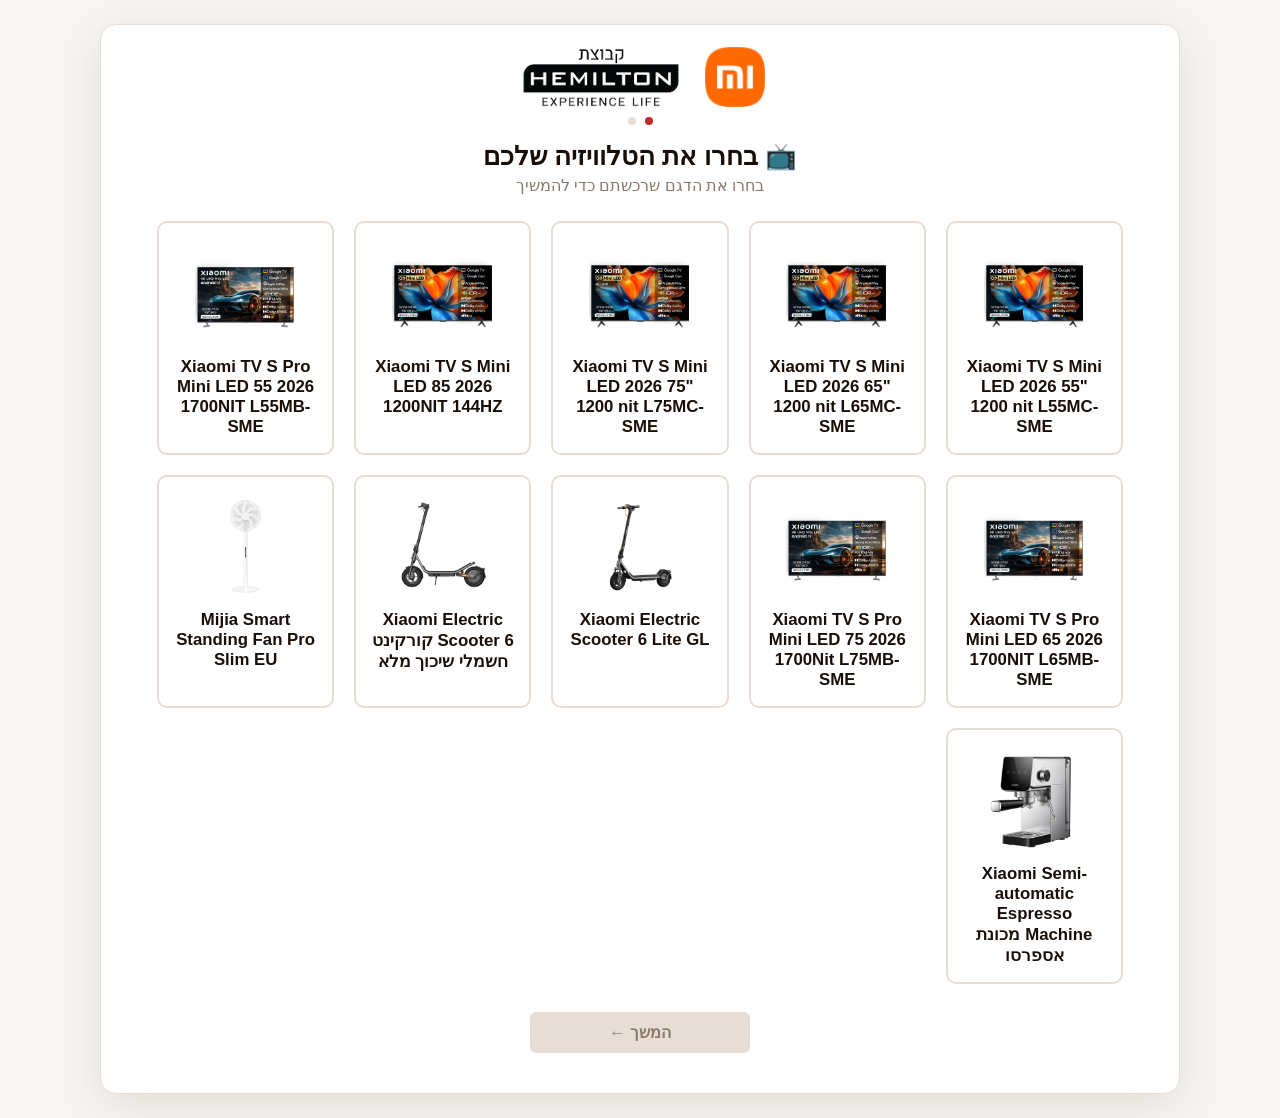
<file: index.html>
<!DOCTYPE html>
<html lang="he" dir="rtl">
<head>
  <meta charset="UTF-8" />
  <meta name="viewport" content="width=device-width, initial-scale=1.0" />
  <title>Xiaomi TV Club - הרשמה וקבלת מתנה</title>
  <link rel="stylesheet" href="styles.css?v=7" />
</head>
<body>
  <div class="app-shell">

    <header class="brand-header">
      <img src="img/s_xiaomi.png" alt="Xiaomi" class="brand-logo brand-logo--secondary" />
      <img src="logo.png" alt="קבוצת Hemilton" class="brand-logo" />
    </header>

    <div class="progress-dots" aria-hidden="true">
      <span class="dot active" data-step="0"></span>
      <span class="dot" data-step="1"></span>
    </div>

    <!-- מסך 0: בחירת דגם הטלוויזיה -->
    <section id="screen-0" class="screen active" aria-labelledby="screen0-title">
      <div class="screen-header">
        <h1 id="screen0-title">📺 בחרו את הטלוויזיה שלכם</h1>
        <p>בחרו את הדגם שרכשתם כדי להמשיך</p>
      </div>

      <!-- הכרטיסים נטענים דינמית מ-items.json על ידי script.js -->
      <div class="machine-grid machine-grid--row" id="machine-grid" role="listbox" aria-label="דגמי טלוויזיה"></div>

      <!-- הגיפטקארד נחשף מיד עם בחירת הטלוויזיה, בסכום לפי הדגם -->
      <div class="giftcard-section" id="giftcard-section" hidden>
        <p class="giftcard-headline">🎁 המתנה שלכם</p>
        <div class="giftcard-visual">
          <img src="img/dreamcard.webp" alt="גיפטקארד Dream Card" class="giftcard-image" id="giftcard-image" />
        </div>
        <p class="giftcard-caption" id="giftcard-caption"></p>
      </div>

      <div class="form-actions">
        <button type="button" id="start-button" class="primary-button" disabled>המשך ←</button>
      </div>
    </section>

    <!-- מסך 1: פרטים אישיים -->
    <section id="screen-1" class="screen" aria-labelledby="screen1-title">
      <div class="screen-header">
        <h1 id="screen1-title">📝 מצטרפים למועדון</h1>
        <p>מלאו את הפרטים שלכם כדי להשלים את ההרשמה</p>
      </div>

      <form id="details-form" class="details-form" novalidate>
        <div class="field-group field-group--full store-section">
          <label>היכן רכשת את הטלוויזיה? <span class="optional-tag">(אופציונלי)</span></label>
          <div class="store-grid" id="store-grid" role="listbox" aria-label="רשת שיווק"></div>
          <input type="text" id="store-other" class="store-other-input" placeholder="שם החנות" hidden />
        </div>

        <div class="field-group">
          <label for="firstName">שם פרטי</label>
          <input type="text" id="firstName" name="firstName" required autocomplete="given-name" />
          <span class="error-msg" data-error-for="firstName"></span>
        </div>

        <div class="field-group">
          <label for="lastName">שם משפחה</label>
          <input type="text" id="lastName" name="lastName" required autocomplete="family-name" />
          <span class="error-msg" data-error-for="lastName"></span>
        </div>

        <div class="field-group">
          <label for="phone">טלפון</label>
          <input type="tel" id="phone" name="phone" required autocomplete="tel" placeholder="05X-XXXXXXX" />
          <span class="error-msg" data-error-for="phone"></span>
        </div>

        <div class="field-group">
          <label for="email">אימייל</label>
          <input type="email" id="email" name="email" required autocomplete="email" placeholder="name@example.com" />
          <span class="error-msg" data-error-for="email"></span>
        </div>

        <div class="field-group field-group--full">
          <label for="invoice">חשבונית קנייה <span class="optional-tag">(אופציונלי)</span></label>
          <input type="file" id="invoice" name="invoice" accept="image/*,application/pdf" />
          <span class="file-hint" id="invoice-hint">תמונה או PDF, עד 5MB</span>
          <span class="error-msg" data-error-for="invoice"></span>
        </div>

        <div class="field-group field-group--full consent-group">
          <label class="consent-row">
            <input type="checkbox" id="marketing" name="marketing" />
            <span>אני מאשר/ת קבלת דיוור וחומר שיווקי</span>
          </label>

          <label class="consent-row" id="terms-row">
            <input type="checkbox" id="terms" name="terms" required />
            <span>קראתי ואני מאשר/ת את
              <a href="https://www.mi-il.co.il/terms" class="consent-link" target="_blank" rel="noopener noreferrer">התקנון</a>
              <span class="required-mark" aria-hidden="true">*</span></span>
          </label>
          <span class="error-msg" data-error-for="terms"></span>
        </div>

        <div class="form-actions">
          <button type="button" id="back-button" class="secondary-button">→ חזרה</button>
          <button type="submit" class="primary-button">אישור והרשמה</button>
        </div>
      </form>
    </section>

    <!-- מסך אישור -->
    <section id="screen-confirm" class="screen" aria-labelledby="confirm-title">
      <div class="confirm-panel">
        <div class="confirm-icon">✅</div>
        <h1 id="confirm-title">תודה, ההרשמה הושלמה!</h1>
        <p>פרטי ההרשמה שלכם:</p>
        <dl class="confirm-details" id="confirm-details"></dl>
        <button type="button" id="restart-button" class="secondary-button">הרשמה חדשה</button>
      </div>
    </section>

  </div>

  <script src="script.js?v=12"></script>
</body>
</html>
</file>
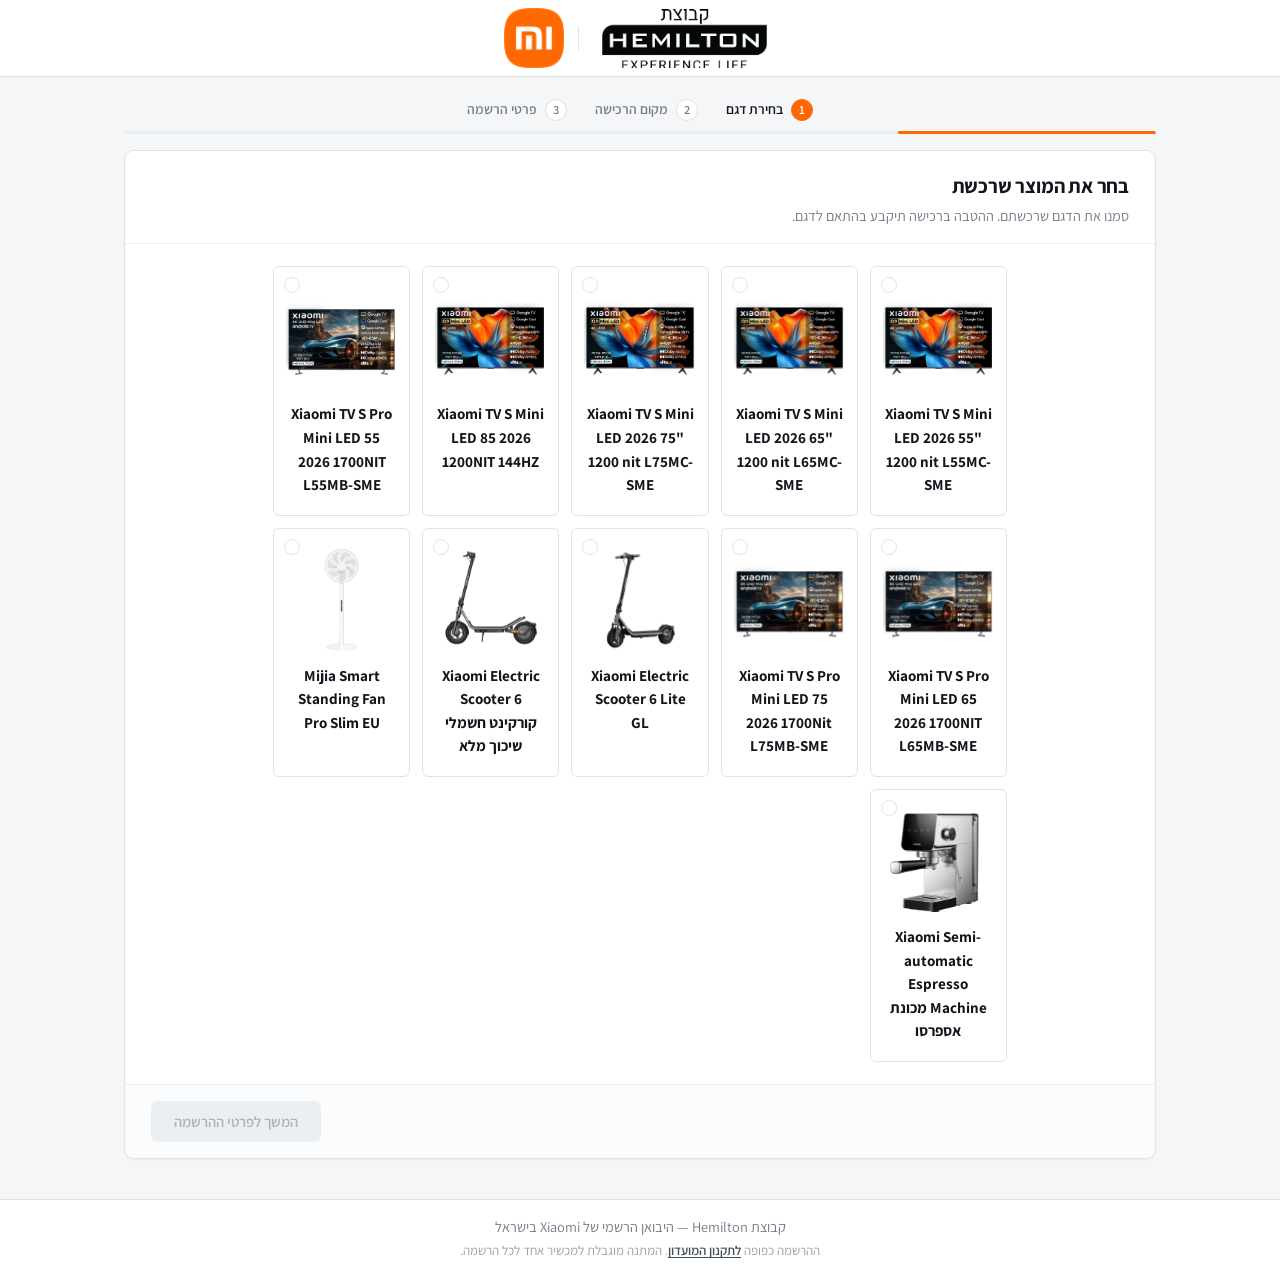
<file: pro/index.html>
<!DOCTYPE html>
<html lang="he" dir="rtl">
<head>
  <meta charset="UTF-8" />
  <meta name="viewport" content="width=device-width, initial-scale=1.0" />
  <title>מועדון הלקוחות Xiaomi | הרשמה</title>
  <link rel="preconnect" href="https://fonts.googleapis.com" />
  <link rel="preconnect" href="https://fonts.gstatic.com" crossorigin />
  <link href="https://fonts.googleapis.com/css2?family=Assistant:wght@400;500;600;700&display=swap" rel="stylesheet" />
  <link rel="stylesheet" href="styles.css?v=15" />
</head>
<body>

  <header class="topbar">
    <div class="shell topbar-inner">
      <div class="brands">
        <!-- קובץ הלוגו ריבועי עם שוליים לבנים מובנים - העטיפה חותכת אותם -->
        <span class="brand-crop">
          <img src="../logo.png" alt="קבוצת Hemilton" class="brand brand--hemilton" />
        </span>
        <span class="brand-divider" aria-hidden="true"></span>
        <img src="../img/s_xiaomi.png" alt="Xiaomi" class="brand brand--xiaomi" />
      </div>
    </div>
  </header>

  <main class="shell main">

    <nav class="stepper" aria-label="שלבי ההרשמה">
      <ol class="stepper-list">
        <li class="step is-current" data-step="0">
          <span class="step-index">1</span>
          <span class="step-name">בחירת דגם</span>
        </li>
        <li class="step" data-step="1">
          <span class="step-index">2</span>
          <span class="step-name">מקום הרכישה</span>
        </li>
        <li class="step" data-step="2">
          <span class="step-index">3</span>
          <span class="step-name">פרטי הרשמה</span>
        </li>
      </ol>
      <div class="stepper-track" aria-hidden="true"><span class="stepper-fill" id="stepper-fill"></span></div>
    </nav>

    <!-- שלב 1: בחירת דגם -->
    <section id="screen-0" class="panel screen is-active" aria-labelledby="screen0-title">
      <div class="panel-head">
        <h1 id="screen0-title">בחר את המוצר שרכשת</h1>
        <p>סמנו את הדגם שרכשתם. ההטבה ברכישה תיקבע בהתאם לדגם.</p>
      </div>

      <div class="panel-body">
        <!-- הכרטיסים נטענים דינמית מ-../items.json על ידי script.js -->
        <div class="model-grid" id="machine-grid" role="listbox" aria-label="דגמי טלוויזיה"></div>

        <!-- הטבה ברכישה - נחשפת עם בחירת הדגם, בסכום הנגזר ממנו -->
        <aside class="reward" id="giftcard-section" hidden>
          <div class="reward-head">
            <p class="reward-label">הטבה ברכישה</p>
            <p class="reward-for" id="giftcard-caption"></p>
          </div>
          <figure class="reward-card">
            <img src="../img/dreamcard.webp" alt="גיפטקארד Dream Card" class="reward-image" id="giftcard-image" />
          </figure>
          <p class="reward-note">ההטבה תשלח לכתובת שתמסרו או כהודעת SMS למספר הטלפון שתמסרו.</p>
        </aside>
      </div>

      <div class="panel-foot">
        <button type="button" id="start-button" class="btn btn--primary" disabled>המשך לפרטי ההרשמה</button>
      </div>
    </section>

    <!-- שלב 2: מקום הרכישה -->
    <section id="screen-1" class="panel screen" aria-labelledby="screen1-title">
      <div class="panel-head">
        <h1 id="screen1-title">מקום הרכישה</h1>
        <p>בחרו היכן נרכש המוצר. שלב זה אינו חובה וניתן להמשיך בלעדיו.</p>
      </div>

      <div class="panel-body">
        <div class="store-grid" id="store-grid" role="listbox" aria-label="רשת שיווק"></div>
        <input type="text" id="store-other" class="input store-other" placeholder="שם החנות" hidden />
        <p class="store-picked" id="store-picked" hidden></p>
      </div>

      <div class="panel-foot">
        <button type="button" id="store-back" class="btn btn--ghost">חזרה</button>
        <button type="button" id="store-continue" class="btn btn--primary">המשך לפרטי ההרשמה</button>
      </div>
    </section>

    <!-- שלב 3: פרטי הרשמה -->
    <section id="screen-2" class="panel screen" aria-labelledby="screen2-title">
      <div class="panel-head">
        <h1 id="screen2-title">פרטי ההרשמה</h1>
        <p>הפרטים נדרשים להנפקת המתנה ולרישום האחריות.</p>
      </div>

      <form id="details-form" class="panel-body form" novalidate>

        <div class="field">
          <label class="label" for="firstName">שם פרטי</label>
          <input class="input" type="text" id="firstName" name="firstName" required autocomplete="given-name" />
          <span class="field-error" data-error-for="firstName"></span>
        </div>

        <div class="field">
          <label class="label" for="lastName">שם משפחה</label>
          <input class="input" type="text" id="lastName" name="lastName" required autocomplete="family-name" />
          <span class="field-error" data-error-for="lastName"></span>
        </div>

        <div class="field">
          <label class="label" for="phone">טלפון</label>
          <input class="input" type="tel" id="phone" name="phone" required autocomplete="tel" placeholder="05X-XXXXXXX" />
          <span class="field-error" data-error-for="phone"></span>
        </div>

        <div class="field">
          <label class="label" for="email">דואר אלקטרוני</label>
          <input class="input" type="email" id="email" name="email" required autocomplete="email" placeholder="name@example.com" />
          <span class="field-error" data-error-for="email"></span>
        </div>

        <div class="field field--full">
          <label class="label" for="invoice">חשבונית קנייה <span class="hint-tag">אופציונלי</span></label>
          <input class="input input--file" type="file" id="invoice" name="invoice" accept="image/*,application/pdf" />
          <span class="field-hint" id="invoice-hint">קובץ תמונה או PDF, עד 5MB</span>
          <span class="field-error" data-error-for="invoice"></span>
        </div>

        <div class="field field--full consents">
          <label class="consent">
            <input type="checkbox" id="marketing" name="marketing" />
            <span class="consent-text">אני מאשר/ת קבלת דיוור וחומר שיווקי מקבוצת Hemilton</span>
          </label>

          <label class="consent" id="terms-row">
            <input type="checkbox" id="terms" name="terms" required />
            <span class="consent-text">קראתי ואני מאשר/ת את
              <a href="https://www.mi-il.co.il/terms" class="consent-link" target="_blank" rel="noopener noreferrer">תקנון המועדון</a>
              <span class="req" aria-hidden="true">*</span></span>
          </label>
          <span class="field-error" data-error-for="terms"></span>
        </div>

        <div class="panel-foot field--full">
          <button type="button" id="back-button" class="btn btn--ghost">חזרה</button>
          <button type="submit" class="btn btn--primary">שליחת ההרשמה</button>
        </div>
      </form>
    </section>

    <!-- אישור -->
    <section id="screen-confirm" class="panel screen" aria-labelledby="confirm-title">
      <div class="confirm">
        <span class="confirm-badge" aria-hidden="true">
          <svg viewBox="0 0 24 24" fill="none" stroke="currentColor" stroke-width="2.5"
               stroke-linecap="round" stroke-linejoin="round"><path d="M4 12.5l5 5L20 6.5" /></svg>
        </span>
        <h1 id="confirm-title">ההרשמה נרשמה בהצלחה</h1>
        <p class="confirm-lead">אישור מפורט נשלח לכתובת הדואר האלקטרוני שמסרתם.</p>

        <dl class="summary" id="confirm-details"></dl>

        <button type="button" id="restart-button" class="btn btn--ghost">הרשמה נוספת</button>
      </div>
    </section>

  </main>

  <footer class="sitefoot">
    <div class="shell sitefoot-inner">
      <p>קבוצת Hemilton — היבואן הרשמי של Xiaomi בישראל</p>
      <p class="sitefoot-fine">ההרשמה כפופה
        <a href="https://www.mi-il.co.il/terms" class="consent-link" target="_blank" rel="noopener noreferrer">לתקנון המועדון</a>.
        המתנה מוגבלת למכשיר אחד לכל הרשמה.</p>
    </div>
  </footer>

  <script src="script.js?v=13"></script>
</body>
</html>
</file>
<file: styles.css>
:root {
  --melitta-red: #c1272d;
  --melitta-red-dark: #9e1f24;
  --text-dark: #1a0f08;
  --text-brown: #5c4035;
  --text-muted: #8a7a6a;
  --bg-cream: #f8f5f2;
  --bg-white: #ffffff;
  --border-light: #e8ddd4;
  --gold-accent: #c9a870;
}

* {
  box-sizing: border-box;
}

body {
  margin: 0;
  font-family: Arial, "Segoe UI", sans-serif;
  background: var(--bg-cream);
  min-height: 100vh;
  display: flex;
  align-items: center;
  justify-content: center;
  padding: 24px 32px;
}

/* ===== גרסת דסקטופ: מיכל רחב ומרווח ===== */
.app-shell {
  width: 100%;
  max-width: 1080px;
  background: var(--bg-white);
  border-radius: 16px;
  box-shadow: 0 12px 48px rgba(26, 15, 8, 0.10);
  border: 1px solid var(--border-light);
  padding: 22px 56px 40px;
  position: relative;
}

/* לקובץ הלוגו יש שוליים לבנים מובנים - הגובה הקבוע + overflow קוצצים אותם */
.brand-header {
  display: flex;
  align-items: center;
  justify-content: center;
  gap: 18px;
  height: 60px;
  overflow: hidden;
  margin-bottom: 10px;
}

/* הרוחב שומר על יחס החיתוך המקורי (46px גובה / 132px רוחב) כך שהלוגו
   ממשיך להיחתך באותה יחסיות בדיוק - לגובה נראה של 60px. */
.brand-logo {
  width: 172px;
  max-width: 100%;
  height: auto;
}

/* לוגו מותג משני בכותרת - ממודד לפי גובה כדי לשבת לצד לוגו המילטון,
   באותו גובה נראה (60px) */
.brand-header .brand-logo--secondary {
  width: auto;
  height: 60px;
}

.progress-dots {
  display: flex;
  justify-content: center;
  gap: 9px;
  margin-bottom: 16px;
}

.dot {
  width: 8px;
  height: 8px;
  border-radius: 50%;
  background: var(--border-light);
  transition: background 0.25s ease;
}

.dot.active {
  background: var(--melitta-red);
}

.screen {
  display: none;
  animation: fade-in 0.3s ease;
}

.screen.active {
  display: block;
}

@keyframes fade-in {
  from { opacity: 0; transform: translateY(8px); }
  to { opacity: 1; transform: translateY(0); }
}

.screen-header {
  text-align: center;
  margin-bottom: 22px;
}

.screen-header h1 {
  font-size: 1.6rem;
  color: var(--text-dark);
  margin: 0 0 6px;
}

.screen-header p {
  color: var(--text-muted);
  margin: 0;
  font-size: 0.97rem;
}

/* ===== טופס: שתי עמודות בדסקטופ ===== */
.details-form {
  display: grid;
  grid-template-columns: 1fr 1fr;
  gap: 10px 20px;
  max-width: 820px;
  margin: 0 auto;
}

.field-group {
  display: flex;
  flex-direction: column;
  gap: 3px;
  min-width: 0; /* מאפשר לשדות להצטמצם בתוך תא ה-grid */
}

/* שדות שנפרסים על כל הרוחב (חשבונית, כפתורים) */
.field-group--full,
.details-form .form-actions {
  grid-column: 1 / -1;
}

.field-group label {
  font-size: 0.86rem;
  color: var(--text-brown);
  font-weight: 600;
}

.field-group input {
  width: 100%;
  min-width: 0; /* מונע גלישה של input[type=file] שרוחבו המובנה גדול מהתא */
  padding: 9px 12px;
  border: 1.5px solid var(--border-light);
  border-radius: 6px;
  font-size: 0.94rem;
  background: var(--bg-white);
  outline: none;
  transition: border-color 0.2s ease;
}

.field-group input:focus {
  border-color: var(--melitta-red);
}

.field-group input.invalid {
  border-color: var(--melitta-red);
}

.error-msg {
  color: var(--melitta-red);
  font-size: 0.77rem;
  min-height: 0.9em;
}

.optional-tag {
  color: var(--text-muted);
  font-weight: 400;
  font-size: 0.85rem;
}

/* ===== אישורי דיוור ותקנון ===== */
.consent-group {
  gap: 7px;
  margin-top: 2px;
}

/* label עוטף את התיבה, כך שגם הטקסט לחיץ */
.consent-row {
  display: flex;
  flex-direction: row;
  align-items: flex-start;
  gap: 8px;
  cursor: pointer;
  font-weight: 400;
  font-size: 0.85rem;
  line-height: 1.4;
  color: var(--text-brown);
}

.consent-row input[type="checkbox"] {
  flex: 0 0 auto;
  width: 18px;
  height: 18px;
  margin: 1px 0 0;
  accent-color: var(--melitta-red);
  cursor: pointer;
}

.required-mark {
  color: var(--melitta-red);
  font-weight: 700;
}

.consent-link {
  color: var(--melitta-red);
  font-weight: 600;
  text-underline-offset: 2px;
}

.consent-link:hover { color: var(--melitta-red-dark); }

/* הודגשה כשלא סומן התקנון */
.consent-row.invalid {
  color: var(--melitta-red);
}

.consent-row.invalid input[type="checkbox"] {
  outline: 2px solid var(--melitta-red);
  outline-offset: 2px;
  border-radius: 3px;
}

/* בלוק רשת שיווק במסך בחירת המכונה.
   ברירת המחדל מוצג (עמידות): ה-JS מסתיר בטעינה עם is-hidden וחושף בבחירת מכונה.
   כך שאם קובץ אחד מוגש מהמטמון בגרסה ישנה - הבורר עדיין יופיע ולא ייעלם. */
.store-section {
  max-width: 820px;
  width: 100%;
  margin: 4px auto 8px;
}

.store-section.is-hidden {
  display: none;
}

/* בורר רשת שיווק */
.store-grid {
  display: grid;
  grid-template-columns: repeat(6, 1fr);
  gap: 10px;
}

.store-tile {
  display: flex;
  flex-direction: column;
  align-items: center;
  justify-content: center;
  gap: 5px;
  min-height: 54px;
  padding: 8px 6px;
  background: var(--bg-white);
  border: 1.5px solid var(--border-light);
  border-radius: 8px;
  cursor: pointer;
  font-family: inherit;
  transition: border-color 0.2s ease, transform 0.15s ease, box-shadow 0.2s ease;
}

.store-logo {
  max-width: 100%;
  max-height: 28px;
  object-fit: contain;
}

.store-tile:hover {
  transform: translateY(-2px);
  border-color: var(--gold-accent);
}

.store-tile.selected {
  border-color: var(--melitta-red);
  box-shadow: 0 6px 16px rgba(193, 39, 45, 0.18);
  background: var(--bg-cream);
}

.store-icon {
  font-size: 1.6rem;
  line-height: 1;
}

.store-name {
  font-size: 0.78rem;
  font-weight: 600;
  color: var(--text-brown);
  text-align: center;
}

.store-other-input {
  width: 100%;
  min-width: 0;
  margin-top: 10px;
  padding: 12px 14px;
  border: 1.5px solid var(--border-light);
  border-radius: 6px;
  font-size: 1rem;
  font-family: inherit;
  outline: none;
}

.store-other-input:focus {
  border-color: var(--melitta-red);
}

@media (max-width: 900px) {
  .store-grid { grid-template-columns: repeat(3, 1fr); }
}

@media (max-width: 560px) {
  .store-grid { grid-template-columns: repeat(2, 1fr); }
  .store-name { font-size: 0.72rem; }
}

.file-hint {
  color: var(--text-muted);
  font-size: 0.8rem;
}

.field-group input[type="file"] {
  padding: 8px 12px;
  font-size: 0.85rem;
  background: var(--bg-cream);
  cursor: pointer;
}

/* ===== כפתורים: ממורכזים ולא נמתחים לכל הרוחב ===== */
.form-actions {
  display: flex;
  gap: 12px;
  margin-top: 12px;
  justify-content: center;
}

.primary-button, .secondary-button {
  flex: 0 1 220px;
  padding: 11px 24px;
  border-radius: 6px;
  font-size: 1rem;
  font-weight: 600;
  cursor: pointer;
  border: none;
  transition: background 0.2s ease, transform 0.1s ease;
}

.primary-button {
  background: var(--melitta-red);
  color: var(--bg-white);
}

.primary-button:not(:disabled):hover {
  background: var(--melitta-red-dark);
}

.primary-button:disabled {
  background: var(--border-light);
  color: var(--text-muted);
  cursor: not-allowed;
}

.primary-button:not(:disabled):active {
  transform: scale(0.98);
}

.secondary-button {
  background: var(--bg-cream);
  color: var(--text-brown);
  border: 1.5px solid var(--border-light);
}

.secondary-button:hover {
  border-color: var(--gold-accent);
}

.secondary-button:active {
  transform: scale(0.98);
}

/* ===== רשתות: 4 עמודות בדסקטופ ===== */
.machine-grid, .gift-grid {
  display: grid;
  grid-template-columns: repeat(4, 1fr);
  gap: 20px;
  padding: 4px 0 8px;
  margin-bottom: 20px;
}

/* 5 מתנות - שורה אחת בדסקטופ */
.gift-grid {
  grid-template-columns: repeat(5, 1fr);
  gap: 16px;
}

/* ===== גיפטקארד Dream Card - מוצג לאחר בחירת טלוויזיה ===== */
.giftcard-section {
  display: flex;
  flex-direction: column;
  align-items: center;
  gap: 14px;
  margin-top: 26px;
}

/* גובר על display:flex כשהאלמנט מוסתר */
.giftcard-section[hidden] {
  display: none;
}

.giftcard-caption {
  margin: 0;
  font-size: 1rem;
  color: var(--text-brown);
  text-align: center;
}

.giftcard-headline {
  margin: 0;
  font-size: 1.15rem;
  font-weight: 700;
  color: var(--text-dark);
}

.giftcard-visual {
  position: relative;
  width: 380px;
  max-width: 100%;
  line-height: 0; /* מבטל רווח inline מתחת לתמונה */
  border-radius: 14px;
  overflow: hidden;
  box-shadow: 0 10px 28px rgba(26, 15, 8, 0.22);
}

/* aspect-ratio שומר את גובה התמונה מראש, לפני שהיא נטענת בפועל - בלעדיו
   הקופסה גבוהה 0px עד סיום הטעינה, מה שמזיז את העמוד אחרי שהגלילה
   האוטומטית ל-revealGiftCard() כבר חישבה יעד לפי המצב (הנמוך) הקודם.
   1:1 = מידות תמונות ה-g_* בפועל (600x600). object-fit: contain מגן על
   הפרופורציות גם אם תמונת הטבה עתידית תגיע ביחס אחר (כמו dreamcard.webp,
   1000x640 - היחיד שאינו ריבועי). */
.giftcard-image {
  display: block;
  width: 100%;
  height: auto;
  aspect-ratio: 1 / 1;
  object-fit: contain;
}

/* מתנה קבועה יחידה - כרטיס אחד ממורכז */
.gift-grid--single {
  grid-template-columns: minmax(0, 320px);
  justify-content: center;
}

/* מכונות בשורה אחת בדסקטופ (למשל 5 גווני Melitta Solo) */
.machine-grid--row {
  grid-template-columns: repeat(5, 1fr);
}

.machine-card, .gift-card {
  background: var(--bg-white);
  border: 2px solid var(--border-light);
  border-radius: 10px;
  padding: 22px 16px 24px;
  text-align: center;
  cursor: pointer;
  transition: border-color 0.2s ease, transform 0.2s ease, box-shadow 0.2s ease;
}

.machine-card:hover, .gift-card:hover {
  transform: translateY(-4px);
  border-color: var(--gold-accent);
  box-shadow: 0 10px 24px rgba(26, 15, 8, 0.08);
}

.machine-card.selected, .gift-card.selected {
  border-color: var(--melitta-red);
  box-shadow: 0 10px 26px rgba(193, 39, 45, 0.18);
  background: var(--bg-cream);
}

.machine-card-image, .gift-card-image {
  width: 70%;
  aspect-ratio: 1;
  object-fit: contain;
  margin-bottom: 10px;
}

.machine-card-icon, .gift-icon {
  font-size: 3rem;
  aspect-ratio: 1;
  display: flex;
  align-items: center;
  justify-content: center;
  margin-bottom: 14px;
}

.machine-card h3, .gift-card h3 {
  font-size: 1.05rem;
  margin: 0 0 8px;
  color: var(--text-dark);
}

/* לכרטיסי המכונה אין שורת תיאור - מהדקים את הריווח */
.machine-card {
  padding: 18px 14px 16px;
}

.machine-card h3 {
  margin: 0;
}

.machine-card p, .gift-card p {
  font-size: 0.88rem;
  line-height: 1.45;
  color: var(--text-muted);
  margin: 0;
}

/* ===== מסך אישור ===== */
.confirm-panel {
  text-align: center;
  max-width: 620px;
  margin: 0 auto;
}

.confirm-icon {
  font-size: 3.5rem;
  margin-bottom: 12px;
}

.confirm-details {
  background: var(--bg-cream);
  border-radius: 10px;
  padding: 22px 28px;
  margin: 26px 0;
  text-align: right;
  border: 1px solid var(--border-light);
}

.confirm-details div {
  display: flex;
  justify-content: space-between;
  gap: 16px;
  padding: 10px 0;
  font-size: 1rem;
  border-bottom: 1px solid var(--border-light);
}

.confirm-details div:last-child {
  border-bottom: none;
}

.confirm-details dt {
  color: var(--text-muted);
}

.confirm-details dd {
  margin: 0;
  font-weight: 600;
  color: var(--text-dark);
  overflow-wrap: anywhere;
}

/* ===== התאמה למסכים בינוניים (טאבלט) ===== */
@media (max-width: 900px) {
  body { padding: 32px 20px; }

  .app-shell {
    padding: 32px 28px 36px;
  }

  .screen-header h1 { font-size: 1.6rem; }

  .machine-grid, .gift-grid {
    grid-template-columns: repeat(2, 1fr);
    gap: 16px;
  }

  .details-form {
    grid-template-columns: 1fr;
    gap: 16px;
  }
}

/* ===== התאמה למסכים קטנים (מובייל) ===== */
@media (max-width: 560px) {
  body { padding: 10px 12px; }

  .app-shell {
    padding: 14px 18px 26px;
    border-radius: 12px;
  }

  .brand-header { height: 36px; gap: 12px; margin-bottom: 8px; }
  .brand-logo { width: 104px; }
  .brand-header .brand-logo--secondary { height: 23px; }

  .progress-dots { margin-bottom: 12px; }

  .screen-header { margin-bottom: 16px; }
  .screen-header h1 { font-size: 1.22rem; }
  .screen-header p { font-size: 0.88rem; }

  .machine-grid, .gift-grid { gap: 12px; }

  .machine-card, .gift-card { padding: 16px 12px 18px; }
  .machine-card h3, .gift-card h3 { font-size: 0.95rem; }
  .machine-card p, .gift-card p { font-size: 0.78rem; }

  .giftcard-caption { font-size: 0.92rem; }
  .giftcard-headline { font-size: 1.05rem; }
  .giftcard-visual { width: 290px; }

  .form-actions { flex-direction: column-reverse; }
  .primary-button, .secondary-button { flex: 1 1 auto; width: 100%; }

  /* מונע זום אוטומטי ב-iOS Safari - שדה קלט מתחת ל-16px גורם להגדלה בפוקוס */
  .field-group input,
  .field-group input[type="file"] {
    font-size: 16px;
  }

  /* פרטי האישור: תווית מעל הערך, כדי שערכים ארוכים (אימייל) לא יגלשו מהתיבה */
  .confirm-details {
    padding: 16px 18px;
  }

  .confirm-details div {
    flex-direction: column;
    align-items: flex-start;
    gap: 2px;
    padding: 9px 0;
    font-size: 0.95rem;
  }
}
</file>
<file: pro/styles.css>
/* ==========================================================================
   מועדון הלקוחות Xiaomi - גרסה רשמית
   פלטה נייטרלית + כתום המותג הרשמי כצבע הדגשה יחיד.
   ========================================================================== */

:root {
  --ink:        #12161c;
  --ink-2:      #444d59;
  --ink-3:      #737d89;
  --line:       #dfe3e8;
  --line-soft:  #eceff2;
  --surface:    #ffffff;
  --bg:         #f4f6f8;

  --accent:      #ff6700; /* כתום Xiaomi הרשמי */
  --accent-dark: #d95400;
  --accent-tint: #fff5ee;

  --danger: #c0281f;

  --radius:    10px;
  --radius-sm: 6px;

  --shadow-sm: 0 1px 2px rgba(18, 22, 28, 0.05);
  --shadow-md: 0 2px 8px rgba(18, 22, 28, 0.07);
}

* { box-sizing: border-box; }

html { -webkit-text-size-adjust: 100%; text-size-adjust: 100%; }

body {
  margin: 0;
  min-height: 100vh;
  display: flex;
  flex-direction: column;
  background: var(--bg);
  color: var(--ink);
  font-family: "Assistant", "Segoe UI", Arial, sans-serif;
  font-size: 15px;
  line-height: 1.55;
}

.shell {
  width: 100%;
  max-width: 1080px;
  margin: 0 auto;
  padding-inline: 24px;
}

/* ===== סרגל עליון ===== */
.topbar {
  background: var(--surface);
  border-bottom: 1px solid var(--line);
}

/* הלוגואים ממורכזים ברצועה כקבוצה. */
.topbar-inner {
  display: flex;
  align-items: center;
  justify-content: center;
  gap: 16px;
  height: 76px;
}

.brands {
  display: flex;
  align-items: center;
  gap: 14px;
}

.brand { display: block; }

/* logo.png ריבועי (447x447) והמלל בו קטן וממורכז. מידוד לפי גובה היה
   מכווץ את הסמל, ולכן נקבע רוחב והעטיפה חותכת את השוליים אנכית - ברוחב
   ששומר על יחס החיתוך המקורי (38/116), כדי שהלוגו ייחתך באותה יחסיות
   בדיוק - לגובה נראה של 60px, כמו לוגו Xiaomi. */
.brand-crop {
  display: flex;
  align-items: center;
  height: 60px;
  overflow: hidden;
}

.brand--hemilton { width: 183px; height: auto; }
.brand--xiaomi   { width: auto; height: 60px; }

.brand-divider {
  width: 1px;
  height: 24px;
  background: var(--line);
}

/* ===== גוף העמוד ===== */
.main {
  flex: 1 0 auto;
  padding-block: 22px 40px;
}

/* ===== סטפר ===== */
.stepper { margin-bottom: 16px; }

.stepper-list {
  display: flex;
  justify-content: center;
  gap: 28px;
  margin: 0 0 10px;
  padding: 0;
  list-style: none;
}

.step {
  display: flex;
  align-items: center;
  gap: 8px;
  font-size: 0.86rem;
  font-weight: 600;
  color: var(--ink-3);
}

.step-index {
  display: grid;
  place-items: center;
  width: 22px;
  height: 22px;
  border-radius: 50%;
  border: 1.5px solid var(--line);
  background: var(--surface);
  font-size: 0.78rem;
  line-height: 1;
}

.step.is-current { color: var(--ink); }

.step.is-current .step-index {
  border-color: var(--accent);
  background: var(--accent);
  color: #fff;
}

.step.is-done .step-index {
  border-color: var(--accent);
  color: var(--accent);
}

.stepper-track {
  height: 3px;
  border-radius: 2px;
  background: var(--line-soft);
  overflow: hidden;
}

.stepper-fill {
  display: block;
  height: 100%;
  width: 50%;
  border-radius: 2px;
  background: var(--accent);
  transition: width 0.35s ease;
}

/* ===== לוח ===== */
.panel {
  background: var(--surface);
  border: 1px solid var(--line);
  border-radius: var(--radius);
  box-shadow: var(--shadow-sm);
  overflow: hidden;
}

.screen { display: none; }
.screen.is-active { display: block; animation: rise 0.25s ease; }

@keyframes rise {
  from { opacity: 0; transform: translateY(6px); }
  to   { opacity: 1; transform: none; }
}

.panel-head {
  padding: 20px 26px 16px;
  border-bottom: 1px solid var(--line-soft);
}

.panel-head h1 {
  margin: 0 0 3px;
  font-size: 1.25rem;
  font-weight: 700;
  letter-spacing: -0.01em;
}

.panel-head p {
  margin: 0;
  font-size: 0.9rem;
  color: var(--ink-3);
}

.panel-body { padding: 22px 26px; }

.panel-foot {
  display: flex;
  gap: 10px;
  justify-content: flex-end;
  padding: 16px 26px;
  border-top: 1px solid var(--line-soft);
  background: #fbfcfd;
}

/* בתוך ה-grid של הטופס הכותרת התחתונה מקבלת שוליים משלה */
.form .panel-foot {
  margin: 6px -26px -22px;
  padding-inline: 26px;
}

/* ===== כרטיסי דגם ===== */
.model-grid {
  display: grid;
  grid-template-columns: repeat(5, 1fr);
  gap: 12px;
  margin-inline: auto;
}

/* מצמצם ב-25% את רוחב הרשת עצמה (במקום כל עמודה בנפרד) - מכיוון שהעמודות
   1fr מתחלקות ברוחב הזמין, כיווץ הרשת ל-75% מכווץ כל כרטיס (כולל התמונה,
   שהיא aspect-ratio:1) באותה יחסיות בדיוק. מוגבל לרוחב שולחן העבודה (5
   עמודות) - במעברי הטאבלט/נייד (3 ו-2 עמודות) הטקסט הארוך של שמות הדגמים
   כבר לא משאיר מספיק מקום, וכיווץ נוסף שם היה גורם לגלישה אופקית. */
@media (min-width: 1001px) {
  .model-grid { max-width: 75%; }
}

.model {
  position: relative;
  display: flex;
  flex-direction: column;
  gap: 10px;
  padding: 14px 12px 16px;
  background: var(--surface);
  border: 1.5px solid var(--line);
  border-radius: var(--radius-sm);
  cursor: pointer;
  transition: border-color 0.18s ease, box-shadow 0.18s ease;
}

.model:hover { border-color: #c4cbd3; box-shadow: var(--shadow-md); }

.model:focus-visible {
  outline: 2px solid var(--accent);
  outline-offset: 2px;
}

.model.is-selected {
  border-color: var(--accent);
  background: var(--accent-tint);
  box-shadow: 0 0 0 1px var(--accent);
}

/* סימון בחירה - עיגול שמתמלא, במקום הסתמכות על צבע רקע בלבד */
.model-mark {
  position: absolute;
  top: 10px;
  inset-inline-end: 10px;
  width: 16px;
  height: 16px;
  border: 1.5px solid var(--line);
  border-radius: 50%;
  background: var(--surface);
  transition: border-color 0.18s ease, background 0.18s ease;
}

.model.is-selected .model-mark {
  border-color: var(--accent);
  background: var(--accent);
  box-shadow: inset 0 0 0 3px var(--surface);
}

.model-image {
  width: 100%;
  height: auto;
  aspect-ratio: 1;
  object-fit: contain;
  mix-blend-mode: multiply; /* מבטל את הרקע הלבן של קובץ המוצר */
}

.model-name {
  margin: 0 0 2px;
  font-size: 0.95rem;
  font-weight: 700;
  text-align: center;
}

/* ===== מתנת ההצטרפות ===== */
/* מצומצם ומורכז כקבוצה, באותה יחסיות ובאותה שיטה כמו .model-grid. */
.reward {
  display: grid;
  grid-template-columns: auto 1fr;
  align-items: center;
  gap: 6px 22px;
  margin-top: 22px;
  margin-inline: auto;
  padding: 18px 20px;
  border: 1px solid var(--line);
  border-radius: var(--radius-sm);
  background: #fbfcfd;
  max-width: 75%;
}

.reward[hidden] { display: none; }

.reward-head { grid-column: 2; grid-row: 1; align-self: end; }

.reward-label {
  margin: 0;
  font-size: 0.72rem;
  font-weight: 700;
  letter-spacing: 0.08em;
  text-transform: uppercase;
  color: var(--accent);
}

.reward-for {
  margin: 2px 0 0;
  font-size: 1rem;
  font-weight: 600;
  color: var(--ink);
}

.reward-note {
  grid-column: 2;
  grid-row: 2;
  align-self: start;
  margin: 6px 0 0;
  font-size: 0.82rem;
  color: var(--ink-3);
}

.reward-card {
  position: relative;
  grid-column: 1;
  grid-row: 1 / span 2;
  width: 177px; /* 75% מ-236px, אותה יחסיות כמו כרטיסי הדגם */
  margin: 0;
  line-height: 0;
  border-radius: 8px;
  overflow: hidden;
  box-shadow: var(--shadow-md);
}

/* aspect-ratio שומר את גובה התמונה מראש, לפני שהיא נטענת בפועל - בלעדיו
   הקופסה גבוהה 0px עד סיום הטעינה, מה שמזיז את העמוד אחרי שהגלילה
   האוטומטית ל-revealGiftCard() כבר חישבה יעד לפי המצב (הנמוך) הקודם,
   והכפתור נשאר חתוך מתחת לגלישה. 1:1 = מידות תמונות ה-g_* בפועל (600x600).
   object-fit: contain מגן על הפרופורציות גם אם תמונת הטבה עתידית תגיע
   ביחס אחר (כמו dreamcard.webp, 1000x640 - היחיד שאינו ריבועי). */
.reward-image { display: block; width: 100%; height: auto; aspect-ratio: 1 / 1; object-fit: contain; }

/* ===== טופס ===== */
.form {
  display: grid;
  grid-template-columns: 1fr 1fr;
  gap: 14px 20px;
}

.field { display: flex; flex-direction: column; gap: 5px; min-width: 0; }

.field--full, .fieldset.field--full { grid-column: 1 / -1; }

.label, .legend {
  padding: 0;
  font-size: 0.82rem;
  font-weight: 600;
  color: var(--ink-2);
}

.hint-tag {
  font-weight: 400;
  color: var(--ink-3);
}

.input {
  width: 100%;
  min-width: 0;
  padding: 9px 12px;
  border: 1px solid var(--line);
  border-radius: var(--radius-sm);
  background: var(--surface);
  font-family: inherit;
  font-size: 0.95rem;
  color: var(--ink);
  outline: none;
  transition: border-color 0.15s ease, box-shadow 0.15s ease;
}

.input::placeholder { color: #a9b2bc; }

.input:focus {
  border-color: var(--accent);
  box-shadow: 0 0 0 3px rgba(255, 103, 0, 0.14);
}

.input.is-invalid { border-color: var(--danger); }

.input--file {
  padding: 7px 10px;
  background: #fbfcfd;
  font-size: 0.85rem;
  cursor: pointer;
}

.field-hint { font-size: 0.76rem; color: var(--ink-3); }

.field-error {
  min-height: 0.95em;
  font-size: 0.76rem;
  color: var(--danger);
}

/* ===== מקום רכישה ===== */
.fieldset {
  display: flex;
  flex-direction: column;
  gap: 6px;
  margin: 0;
  padding: 0;
  border: 0;
}

/* auto-fit ולא מספר עמודות קבוע - הרשימה נטענת מקובץ ואורכה משתנה,
   כך שאף אריח לא נשאר לבדו בשורה נוספת. */
.store-grid {
  display: grid;
  grid-template-columns: repeat(auto-fit, minmax(116px, 1fr));
  gap: 8px;
}

.store-tile {
  display: flex;
  align-items: center;
  justify-content: center;
  gap: 6px;
  min-height: 50px;
  padding: 8px 6px;
  border: 1px solid var(--line);
  border-radius: var(--radius-sm);
  background: var(--surface);
  font-family: inherit;
  cursor: pointer;
  transition: border-color 0.15s ease, box-shadow 0.15s ease;
}

.store-tile:hover { border-color: #c4cbd3; }

.store-tile.selected {
  border-color: var(--accent);
  background: var(--accent-tint);
  box-shadow: 0 0 0 1px var(--accent);
}

.store-logo { max-width: 100%; max-height: 26px; object-fit: contain; }

.store-name {
  font-size: 0.78rem;
  font-weight: 600;
  color: var(--ink-2);
  text-align: center;
}

.store-icon { font-size: 1.1rem; line-height: 1; }

.store-other { margin-top: 10px; max-width: 320px; }

/* משוב טקסטואלי לבחירה, כדי שהשלב לא יסתמך על צבע מסגרת בלבד */
.store-picked {
  margin: 12px 0 0;
  font-size: 0.86rem;
  color: var(--ink-2);
}

.store-picked[hidden] { display: none; }

.store-picked strong { color: var(--ink); }

/* ===== אישורים ===== */
.consents {
  gap: 8px;
  padding: 14px 16px;
  border: 1px solid var(--line-soft);
  border-radius: var(--radius-sm);
  background: #fbfcfd;
}

.consent {
  display: flex;
  align-items: flex-start;
  gap: 9px;
  cursor: pointer;
  font-size: 0.86rem;
  line-height: 1.45;
  color: var(--ink-2);
}

.consent input[type="checkbox"] {
  flex: 0 0 auto;
  width: 16px;
  height: 16px;
  margin: 2px 0 0;
  accent-color: var(--accent);
  cursor: pointer;
}

.req { color: var(--danger); font-weight: 700; }

.consent-link {
  color: var(--accent-dark);
  font-weight: 600;
  text-underline-offset: 2px;
}

.consent-link:hover { color: var(--accent); }

.consent-link:focus-visible { outline: 2px solid var(--accent); outline-offset: 2px; }

.sitefoot .consent-link { color: var(--ink-2); }
.sitefoot .consent-link:hover { color: var(--accent-dark); }

.consent.is-invalid { color: var(--danger); }

.consent.is-invalid input[type="checkbox"] {
  outline: 2px solid var(--danger);
  outline-offset: 2px;
  border-radius: 3px;
}

/* ===== כפתורים ===== */
.btn {
  padding: 10px 22px;
  border: 1px solid transparent;
  border-radius: var(--radius-sm);
  font-family: inherit;
  font-size: 0.92rem;
  font-weight: 600;
  cursor: pointer;
  transition: background 0.15s ease, border-color 0.15s ease, color 0.15s ease;
}

.btn--primary { background: var(--accent); color: #fff; }
.btn--primary:not(:disabled):hover { background: var(--accent-dark); }

.btn--primary:disabled {
  background: var(--line-soft);
  color: #a9b2bc;
  cursor: not-allowed;
}

.btn--ghost {
  background: var(--surface);
  border-color: var(--line);
  color: var(--ink-2);
}

.btn--ghost:hover { border-color: #c4cbd3; }

.btn:focus-visible { outline: 2px solid var(--accent); outline-offset: 2px; }

/* ===== מסך אישור ===== */
.confirm { padding: 40px 26px 34px; text-align: center; }

.confirm-badge {
  display: grid;
  place-items: center;
  width: 46px;
  height: 46px;
  margin: 0 auto 14px;
  border-radius: 50%;
  background: var(--accent-tint);
  color: var(--accent);
}

.confirm-badge svg { width: 24px; height: 24px; }

.confirm h1 { margin: 0 0 5px; font-size: 1.3rem; font-weight: 700; }

.confirm-lead { margin: 0 0 24px; font-size: 0.92rem; color: var(--ink-3); }

.summary {
  max-width: 520px;
  margin: 0 auto 26px;
  border: 1px solid var(--line);
  border-radius: var(--radius-sm);
  overflow: hidden;
  text-align: start;
}

.summary > div {
  display: flex;
  justify-content: space-between;
  gap: 18px;
  padding: 10px 16px;
  border-bottom: 1px solid var(--line-soft);
  font-size: 0.88rem;
}

.summary > div:last-child { border-bottom: 0; }
.summary > div:nth-child(odd) { background: #fbfcfd; }

.summary dt { color: var(--ink-3); }
.summary dd { margin: 0; font-weight: 600; text-align: end; }

/* ===== כותרת תחתונה ===== */
.sitefoot {
  border-top: 1px solid var(--line);
  background: var(--surface);
}

.sitefoot-inner {
  padding-block: 16px;
  font-size: 0.9rem;
  color: var(--ink-3);
  text-align: center;
}

.sitefoot-inner p { margin: 0; }
.sitefoot-fine { margin-top: 3px !important; font-size: 0.82rem; color: #97a0aa; }

/* ==========================================================================
   רספונסיביות
   ========================================================================== */

@media (max-width: 1000px) {
  .model-grid { grid-template-columns: repeat(3, 1fr); }
}

@media (max-width: 720px) {
  .reward { grid-template-columns: 1fr; justify-items: center; text-align: center; gap: 14px; }
  .reward-card { grid-column: 1; grid-row: 1; width: 100%; max-width: 225px; } /* 75% מ-300px */
  .reward-head { grid-column: 1; grid-row: 2; }
  .reward-note { grid-column: 1; grid-row: 3; margin-top: 0; }
}

@media (max-width: 620px) {
  .shell { padding-inline: 14px; }

  .topbar-inner { height: 52px; }
  /* logo.png ריבועי - קובעים רוחב (לא גובה) כדי ש-height:auto ישמור על
     היחס המקורי, ומכווצים את חלון החיתוך של brand-crop באותה יחסיות
     בדיוק כמו בדסקטופ (60/183), אחרת ה-height שנקבע כאן היה בעבר דורס
     רק את הגובה ומותח את הלוגו הריבועי לתיבה לא-מרובעת. */
  .brand-crop { height: 31px; }
  .brand--hemilton { width: 95px; height: auto; }
  .brand--xiaomi   { height: 19px; }

  .main { padding-block: 16px 28px; }

  .stepper-list { gap: 18px; }
  .step-name { font-size: 0.8rem; }

  .panel-head { padding: 16px 16px 13px; }
  .panel-head h1 { font-size: 1.1rem; }
  .panel-body { padding: 16px; }
  .panel-foot { padding: 13px 16px; }
  .form .panel-foot { margin: 4px -16px -16px; padding-inline: 16px; }

  /* מוצר אחד בשורה בנייד - שני טורים דחסו את התמונה והטקסט מדי.
     max-width:75% מצמצם ב-25% את הכרטיס עצמו, מאותה סיבה כמו בדסקטופ. */
  .model-grid { grid-template-columns: 1fr; gap: 10px; max-width: 75%; }

  /* מצמצם את גובה הכרטיס בכ-20%: הגורם העיקרי הוא יחס הגובה-רוחב של
     התמונה (מרובעת 1:1 בדסקטופ -> 4:3 בנייד, חוסך כ-55px), עם קיצוץ קטן
     נוסף בריווח ובריפוד האנכי כדי להשלים בדיוק ל-20% (חסך כולל ~61px
     מתוך 304px, כלומר 20.0%). הרוחב לא נגע בו. */
  .model-image { aspect-ratio: 4 / 3; }
  .model { gap: 8px; padding: 12px 12px 14px; }

  /* טופס בעמודה אחת - שני שדות זה לצד זה צרים מדי לנייד */
  .form { grid-template-columns: 1fr; }

  .panel-foot { flex-direction: column-reverse; }
  .btn { width: 100%; }

  .confirm { padding: 30px 16px 26px; }

  /* מתחת ל-16px דפדפן iOS מגדיל את המסך אוטומטית בפוקוס על שדה */
  .input, .input--file { font-size: 16px; }
}

@media (prefers-reduced-motion: reduce) {
  *, *::before, *::after {
    animation-duration: 0.01ms !important;
    transition-duration: 0.01ms !important;
  }
}
</file>
